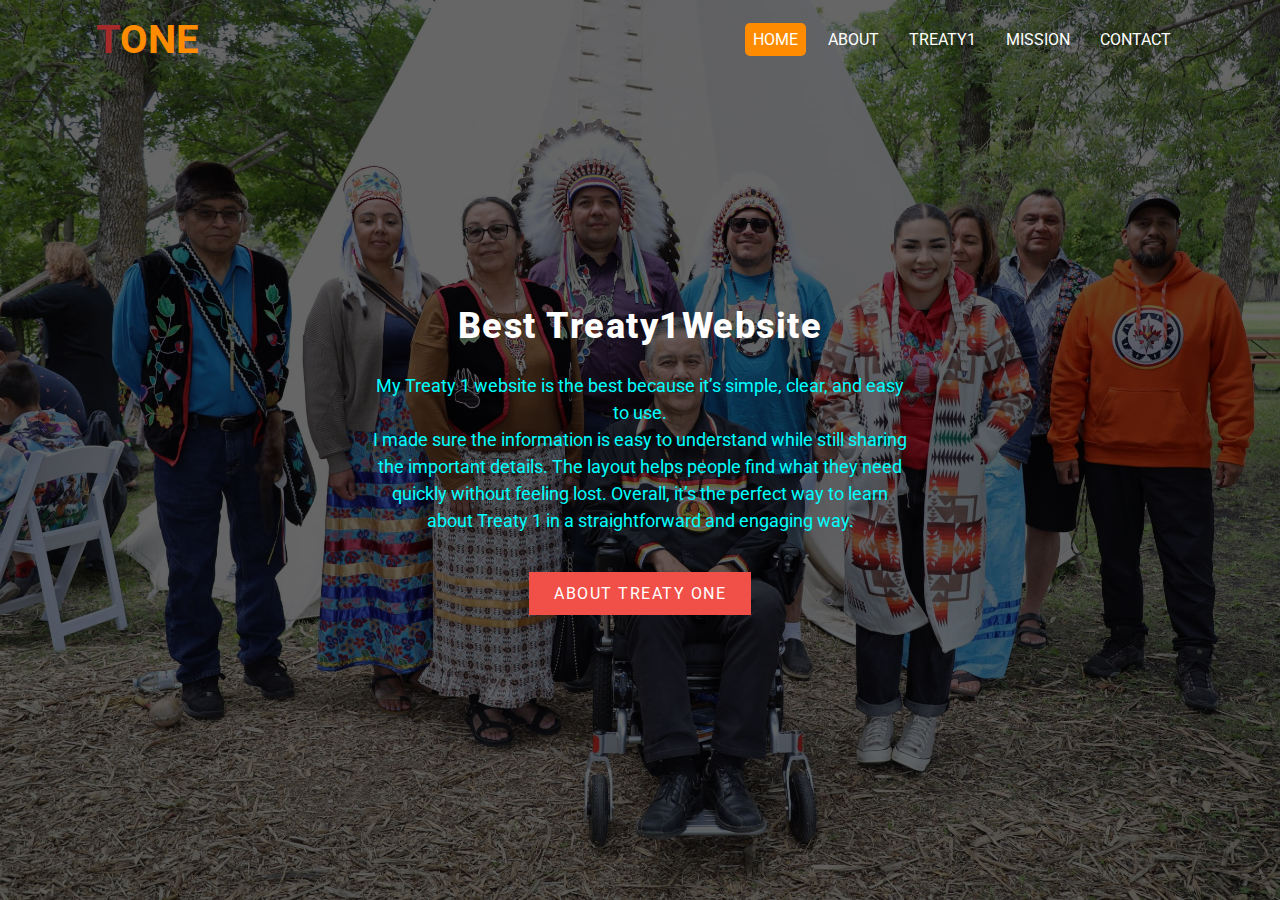
<file: index.html>
<!DOCTYPE html>
<html lang="en">
<head>
    <meta charset="UTF-8">
    <meta name="viewport" content="width=device-width, initial-scale=1.0">
    <link rel="stylesheet" href="styles.css">
    <title>Chronicles of Treaties</title>
</head>
<body>
    <section>
        <div class="container">
            <nav>
                <h1><span style="color: brown;">T</span>ONE</h1>
                <ul>
                    <li><a href="index.html" class="active">HOME</a></li>
                    <li><a href="about.html">ABOUT</a></li>
                    <li><a href="treaties1.html">TREATY1</a></li>
                    <li><a href="mission.html">MISSION</a></li>
                    <li><a href="contact.html">CONTACT</a></li>
                </ul>
            </nav>
            <div class="article">
                <h1>Best Treaty1Website</h1>
                <p style="color: aqua;">
                    My Treaty 1 website is the best because it’s simple, clear, and easy to use. <br> I made sure the information is easy to understand while still sharing the important details. The layout helps people find what they need quickly without feeling lost. Overall, it’s the perfect way to learn about Treaty 1 in a straightforward and engaging way.
                </p>
                <a href="About.html" class="btn">About Treaty One</a>
        </div>
    </section>
</body>
</html>
</file>
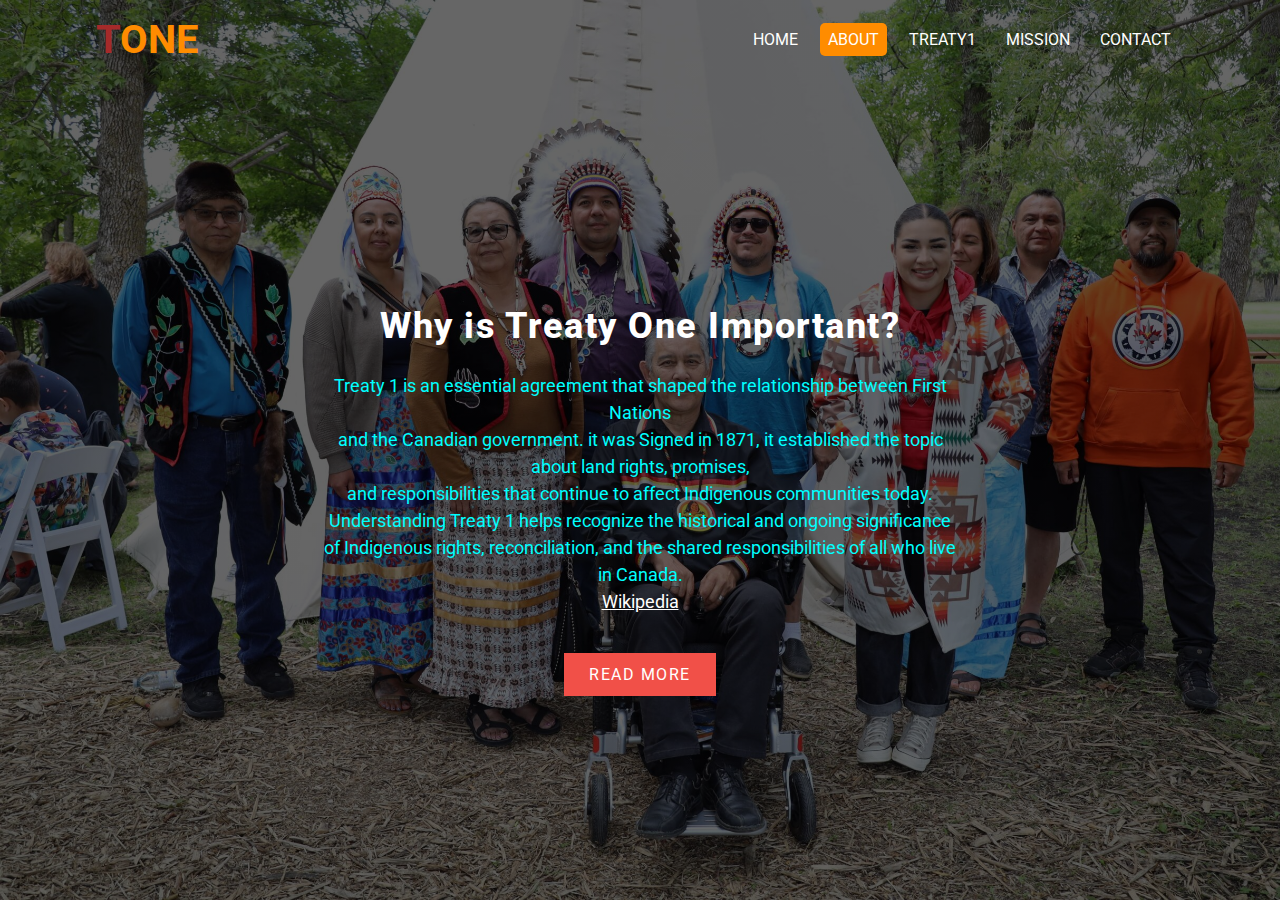
<file: about.html>
<!DOCTYPE html>
<html lang="en">
<head>
    <meta charset="UTF-8">
    <meta name="viewport" content="width=device-width, initial-scale=1.0">
    <link rel="stylesheet" href="importance.css">
    <title>Chronicles of Treaties</title>
</head>
<body>
    <section>
        <nav>
            <h1><span style="color: brown;">T</span>ONE</h1>
            <ul>
                <li><a href="index.html">HOME</a></li>
                <li><a href="about.html"  class="active">ABOUT</a></li>
                <li><a href="treaties1.html">TREATY1</a></li>
                <li><a href="mission.html">MISSION</a></li>
                <li><a href="contact.html">CONTACT</a></li>
            </ul>
        </nav>
        <div class="article">
            <h1>Why is Treaty One Important?</h1>
            <p>
                Treaty 1 is an essential agreement that shaped the relationship between First Nations <br> and the Canadian government. it was
                Signed in 1871, it established the topic about land rights, promises, <br> and responsibilities that continue to affect Indigenous communities today. 
                Understanding Treaty 1 helps recognize the historical and ongoing significance of Indigenous rights, reconciliation, 
                and the shared responsibilities of all who live in Canada. <br>
                <a href="https://en.wikipedia.org/wiki/Treaty_1" class="wiki-link" target="_blank">Wikipedia</a>
            </p>
            <a href="Treaties1.html" class="btn">Read More</a>
        </div>
    </section>
</body>
</html>
</file>
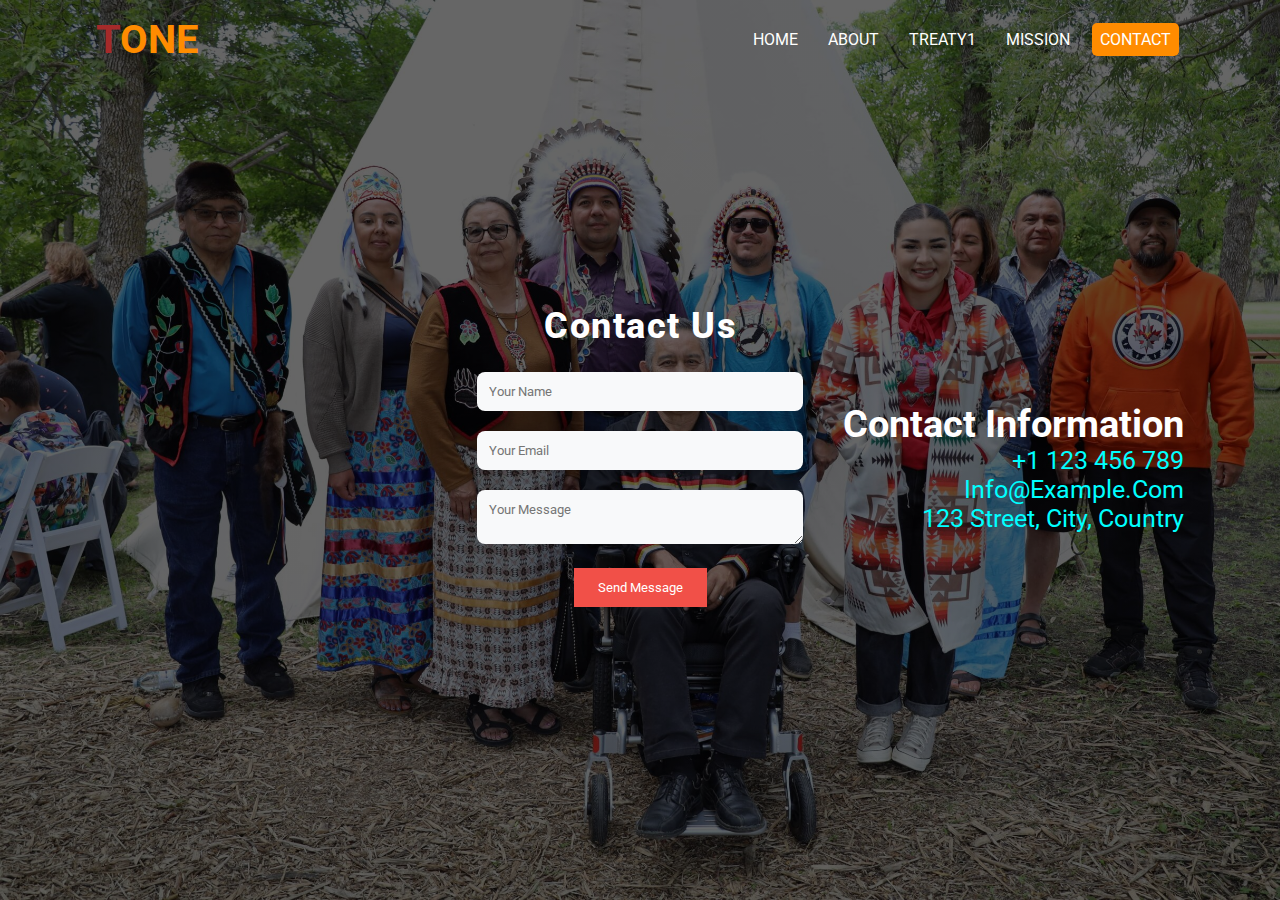
<file: contact.html>
<!DOCTYPE html>
<html lang="en">
<head>
    <meta charset="UTF-8">
    <meta name="viewport" content="width=device-width, initial-scale=1.0">
    <link rel="stylesheet" type="text/css" href="style.css">
    <title>Contact Us</title>
</head>
<body>
    <section>
        <div class="container">
            <nav>
                <h1><span style="color: brown;">T</span>ONE</h1>
                <ul>
                    <li><a href="index.html">HOME</a></li>
                    <li><a href="about.html">ABOUT</a></li>
                    <li><a href="treaties1.html">TREATY1</a></li>
                    <li><a href="mission.html">MISSION</a></li>
                    <li><a href="contact.html" class="active">CONTACT</a></li>
                </ul>
            </nav>
            <div class="article">
                <h1>Contact Us</h1>
                <form>
                     <div class="form-group">
                         <input type="text" name="name" placeholder="Your Name">
                     </div>
                      <div class="form-group">
                         <input type="email" name="email" placeholder="Your Email">
                     </div>
                     <div class="form-group">
                       <textarea name="message" placeholder="Your Message"></textarea>
                     </div>
                     <button type="submit" >Send Message</button>
                </form>
        </div>
        <div class="contact-info" style="font-size: 25px;">
            <h2  style="color: #fff;">Contact Information</h2>
         <p style="color: aqua;"><i class="fas fa-phone"></i>+1 123 456 789</p>
         <p style="color: aqua;"><i class="fas fa-envelope"></i>info@example.com</p>
          <p style="color: aqua;"><i class="fas fa-map-marker-alt"></i>123 Street, City, Country</p>
     </div>
    </section>
</body>
</html>
</file>
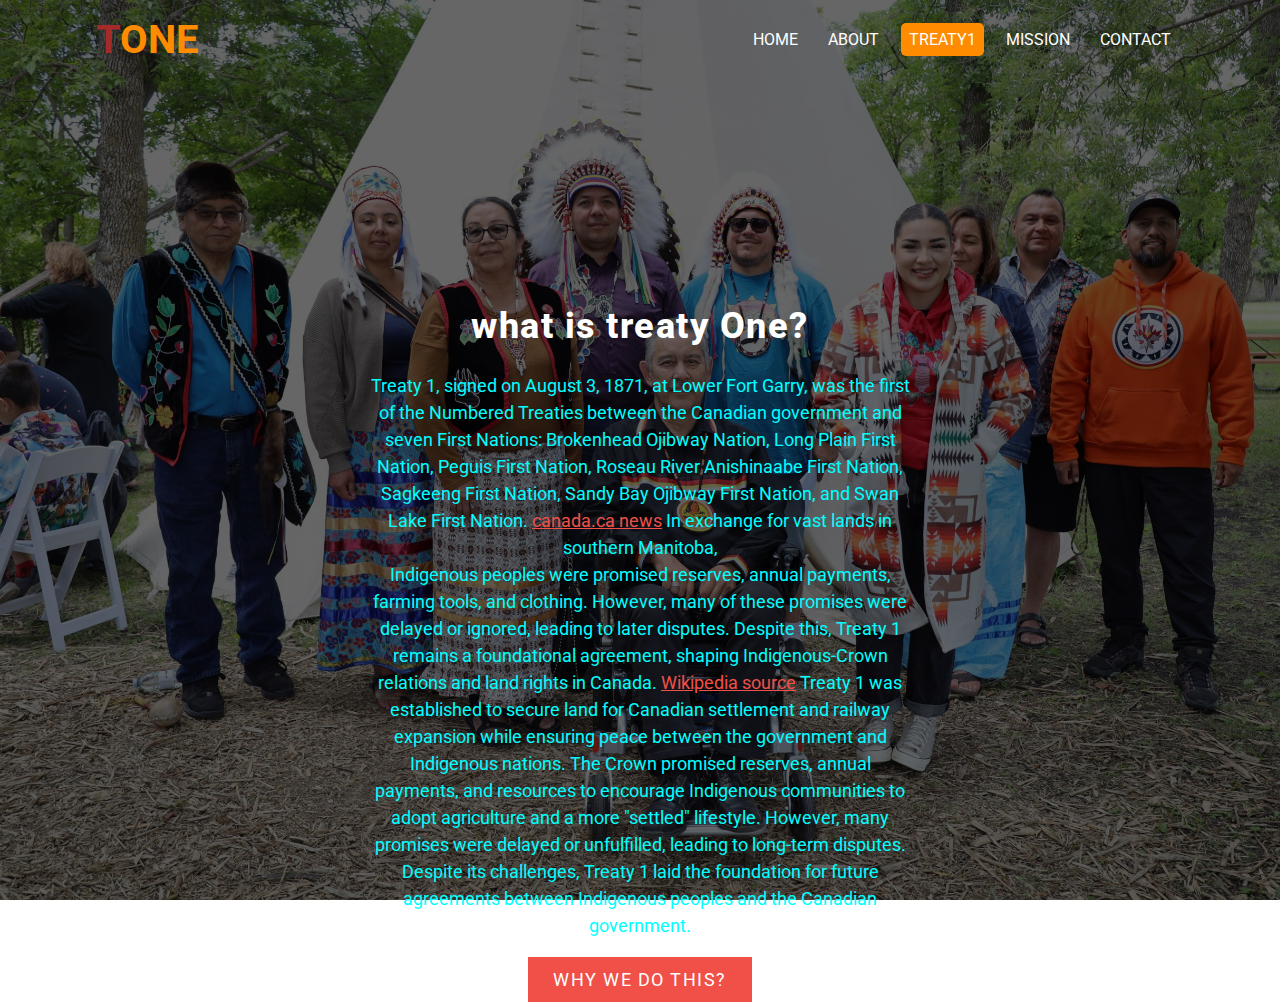
<file: treaties1.html>
<!DOCTYPE html>
<html lang="en">
<head>
    <meta charset="UTF-8">
    <meta name="viewport" content="width=device-width, initial-scale=1.0">
    <link rel="stylesheet" href="styles.css">
    <title>Treaty_1</title>
</head>
<body>
    <section>
        <div class="container">
            <nav>
                <h1><span style="color: brown;">T</span>ONE</h1>
                <ul>
                    <li><a href="index.html">HOME</a></li>
                    <li><a href="about.html">ABOUT</a></li>
                    <li><a href="treaties1.html" class="active">TREATY1</a></li>
                    <li><a href="mission.html">MISSION</a></li>
                    <li><a href="contact.html">CONTACT</a></li>
                </ul>
            </nav>
            <div class="article">
                <h1>what is treaty One?</h1>
                <p style="color: aqua;">
                    Treaty 1, signed on August 3, 1871, at Lower Fort Garry, was the first of the Numbered Treaties between the Canadian government and seven First Nations: Brokenhead Ojibway Nation, Long Plain First Nation, Peguis First Nation, Roseau River Anishinaabe First Nation, Sagkeeng First Nation, Sandy Bay Ojibway First Nation, and Swan Lake First Nation. 
                    <a target="_blank" style= "color: #f15048;" href="https://www.canada.ca/en/parks-canada/news/2021/08/treaty-one-nation-and-government-of-canada-commemorate-150th-anniversary-of-treaty-no-1.html?utm_source=chatgpt.com">canada.ca news</a>
                     In exchange for vast lands in southern Manitoba, <br> Indigenous peoples were promised reserves, annual payments, farming tools, and clothing. However, many of these promises were delayed or ignored, leading to later disputes. Despite this, Treaty 1 remains a foundational agreement, shaping Indigenous-Crown relations and land rights in Canada. <a style="color: #f15048;" target="_blank" href= "https://en.wikipedia.org/wiki/Treaty_1?utm_source=chatgpt.com">Wikipedia source</a> Treaty 1 was established to secure land for Canadian settlement and railway expansion while ensuring peace between the government and Indigenous nations. The Crown promised reserves, annual payments, and resources to encourage Indigenous communities to adopt agriculture and a more "settled" lifestyle. However, many promises were delayed or unfulfilled, leading to long-term disputes. Despite its challenges, Treaty 1 laid the foundation for future agreements between Indigenous peoples and the Canadian government.
                    <br><br><a href="mission.html" class="btn">Why we do this?</a>
                </p>
                
        </div>
    </section>
</body>
</html>
</file>
<file: styles.css>
@import url('https://fonts.googleapis.com/css2?family=Roboto:wght@100;300;400;500;700;900&display=swap');
*{
    margin:0px;
    padding:0px;
    box-sizing: border-box;
    font-family: 'Roboto', sans-serif;
}
section{
    min-height: 100vh;
    background-image:linear-gradient(rgba(0,0,0,0.60),rgba(0,0,0,0.60)), url("img.jpg");
    background-repeat: no-repeat;
    background-size: cover;
}
.container{
    width: 85%;
    margin: auto;
}
nav{
    height: 80px;
}
nav h1{
    float: left;
    line-height: 80px;
    font-size: 40px;
    font-size: inline;
    color: darkorange;
}
nav ul{
    float: right;
    line-height: 80px;
}
nav ul li{
    display: inline-block;
    list-style: none;
    padding: 0px 5px;
}
nav ul li a{
    color: #fff;
    text-decoration: none;
    text-transform: uppercase;
    border-radius: 5px;
    padding: 7px 8px;
}
nav ul li a:hover{
    background-color: darkorange;
    transition: 0.5s ease;

}
nav ul li .active{
    background-color: darkorange;
}
.article{
    width: 50%;
    margin: auto;
    text-align: center;
    transform: translateY(25vh);
}
.article h1{
    font-size: 36px;
    color: #fff;
    letter-spacing: 1.5px;
    font-weight: 800;
    margin-bottom: 25px;
}
.article p{
    font-size: 18px;
    color: #7e7e7e;
    line-height: 1.5;
    margin-bottom: 50px;

}
.article .btn{
    color: #fff;
    padding: 12px 25px;
    letter-spacing: 1.5px;
    text-transform: uppercase;
    text-decoration: none;
    background-color: #f15048;

}
.article .btn:hover{
    background-color: darkorange;
    transition: 0.5s ease;
}
</file>
<file: importance.css>
@import url('https://fonts.googleapis.com/css2?family=Roboto:wght@100;300;400;500;700;900&display=swap');
*{
    margin:0px;
    padding:0px;
    box-sizing: border-box;
    font-family: 'Roboto', sans-serif;
}
section{
    min-height: 100vh;
    background-image:linear-gradient(rgba(0,0,0,0.60),rgba(0,0,0,0.60)), url("img.jpg");
    background-repeat: no-repeat;
    background-size: cover;
}
section nav{
    width: 85%;
    margin: auto;
}
nav{
    height: 80px;
}
nav h1{
    float: left;
    line-height: 80px;
    font-size: 40px;
    font-size: inline;
    color: darkorange;
}
nav ul{
    float: right;
    line-height: 80px;
}
nav ul li{
    display: inline-block;
    list-style: none;
    padding: 0px 5px;
}
nav ul li a{
    color: #fff;
    text-decoration: none;
    text-transform: uppercase;
    border-radius: 5px;
    padding: 7px 8px;
}
nav ul li a:hover{
    background-color: darkorange;
    transition: 0.5s ease;

}
nav ul li .active{
    background-color: darkorange;
}
.article{
    width: 50%;
    margin: auto;
    text-align: center;
    transform: translateY(25vh);
}
.article h1{
    font-size: 36px;
    color: #fff;
    letter-spacing: 1.5px;
    font-weight: 800;
    margin-bottom: 25px;
}
.article p{
    font-size: 18px;
    color: aqua;
    line-height: 1.5;
    margin-bottom: 50px;

}
.wiki-link{
    color: #fff;
}
.article .btn{
    color: #fff;
    padding: 12px 25px;
    letter-spacing: 1.5px;
    text-transform: uppercase;
    text-decoration: none;
    background-color: #f15048;

}
.article .btn:hover{
    background-color: darkorange;
    transition: 0.5s ease;
}
</file>
<file: style.css>
@import url('https://fonts.googleapis.com/css2?family=Roboto:wght@100;300;400;500;700;900&display=swap');
*{
    margin:0px;
    padding:0px;
    box-sizing: border-box;
    font-family: 'Roboto', sans-serif;
}
section{
    min-height: 100vh;
    background-image:linear-gradient(rgba(0,0,0,0.60),rgba(0,0,0,0.60)), url("img.jpg");
    background-repeat: no-repeat;
    background-size: cover;
}
.container{
    width: 85%;
    margin: auto;
}
nav{
    height: 80px;
}
nav h1{
    float: left;
    line-height: 80px;
    font-size: 40px;
    font-size: inline;
    color: darkorange;
}
nav ul{
    float: right;
    line-height: 80px;
}
nav ul li{
    display: inline-block;
    list-style: none;
    padding: 0px 5px;
}
nav ul li a{
    color: #fff;
    text-decoration: none;
    text-transform: uppercase;
    border-radius: 5px;
    padding: 7px 8px;
}
nav ul li a:hover{
    background-color: darkorange;
    transition: 0.5s ease;

}
nav ul li .active{
    background-color: darkorange;
}
form{
    text-align: center;
}
.article{
    width: 50%;
    margin: auto;
    text-align: center;
    transform: translateY(25vh);
}
.article form{
  margin-bottom: 20px;
  .contact-wrapper{
    display: grid;
    grid-template-columns: repeat(2, 1fr);
    grid-gap: 30px;
}
.contact-form{
    text-align: left;
}
.contact-form h3{
    font-size: 24px;
    margin-bottom: 20px;
    color: #333;
}
.form-group{
    margin-bottom: 20px;
}
input, textarea{
    width: 60%;
    padding: 12px;
    border-radius: 8px;
    border: none;
    background-color: #f8f9fa;
    color: #333;
}
input:focus
textarea:focus{
    outline: none;
    box-shadow: 0 0 8px #bbb;
}
button{
    display: inline-block;
    padding: 12px 24px;
    background-color:#f15048;
    color: #fff;
    border: none;
    cursor: pointer;
}
button:hover{
    background-color: darkorange;
}
.contact-info{
    text-align: left;
}
.contact-info h3{
    font-size: 24px;
    margin-bottom: 20px;
    color: #333;
}
.contact-info p{
    margin-bottom: 20px;
    color: #555;
}
.contact-info i{
    color: #4caf50;
    margin-right: 10px;

}
}
.article h1{
    font-size: 36px;
    color: #fff;
    letter-spacing: 1.5px;
    font-weight: 800;
    margin-bottom: 25px;
}
.article p{
    font-size: 18px;
    color: #7e7e7e;
    line-height: 1.5;
    margin-bottom: 50px;

}
.article .btn{
    color: #fff;
    padding: 12px 25px;
    letter-spacing: 1.5px;
    text-transform: uppercase;
    text-decoration: none;
    background-color: #f15048;

}
.article .btn:hover{
    background-color: #4399fa;
    transition: 0.5s ease;
}
.contact-info{
    text-transform: capitalize;
    text-align: right;
}
</file>
